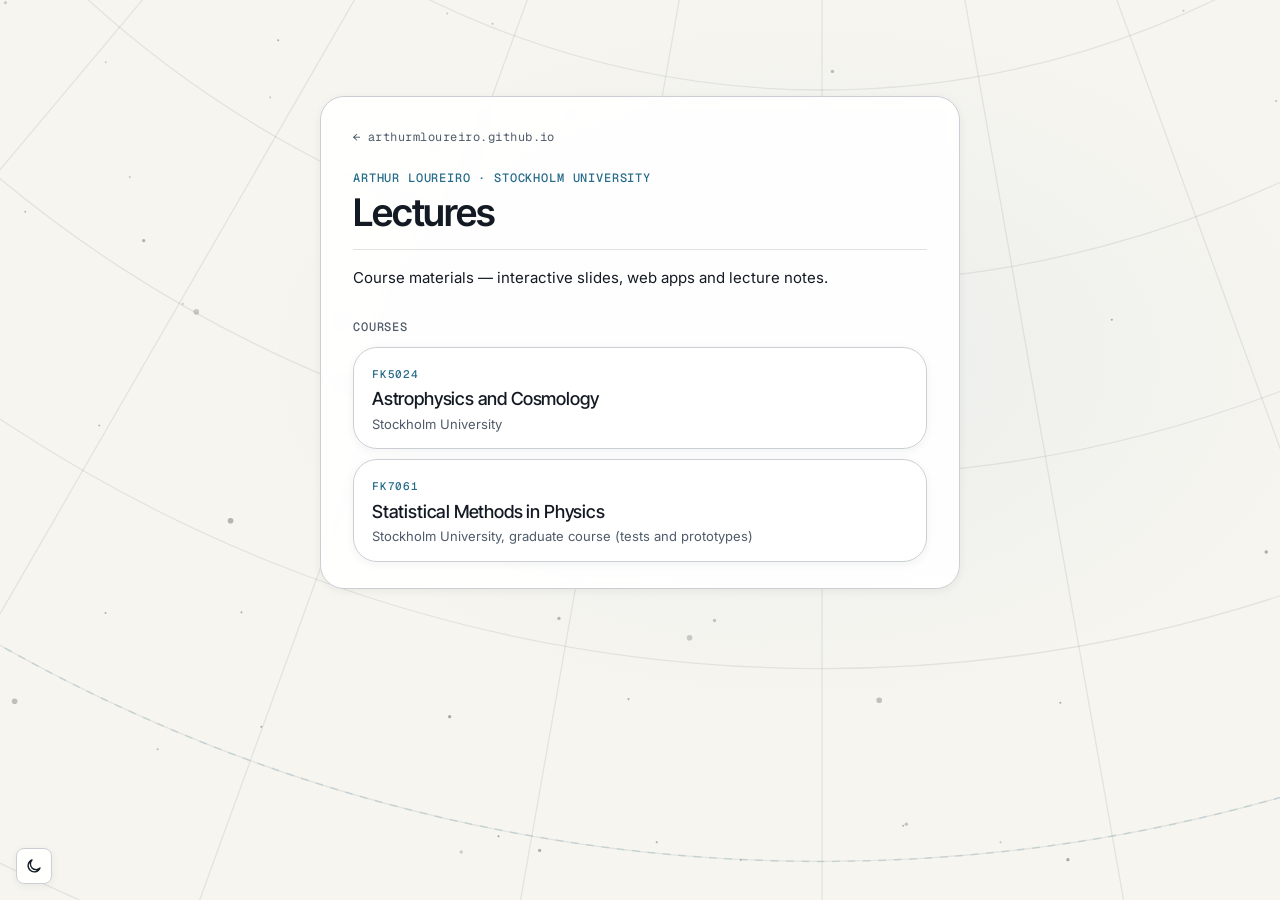
<file: index.html>
<!DOCTYPE html>
<html lang="en-GB">
<head>
<meta charset="utf-8">
<script>
(function(){var d=document.documentElement,m=matchMedia('(prefers-color-scheme: light)');
d.dataset.theme=m.matches?'light':'dark';d.dataset.themeAuto='1';
m.addEventListener('change',function(e){if(d.dataset.themeAuto==='1'){d.dataset.theme=e.matches?'light':'dark';document.dispatchEvent(new Event('themechange'));}});})();
</script>
<meta name="viewport" content="width=device-width, initial-scale=1, viewport-fit=cover">
<title>Lectures — Arthur Loureiro</title>
<link rel="preconnect" href="https://fonts.googleapis.com">
<link rel="preconnect" href="https://fonts.gstatic.com" crossorigin>
<link href="https://fonts.googleapis.com/css2?family=Inter:wght@400;500;600&family=Inter+Tight:wght@500;600&family=Geist+Mono:wght@400;500&display=swap" rel="stylesheet">
<style>
:root{
  --sky:#0D1117;
  --glow-violet:rgba(120,90,220,.20); --glow-blue:rgba(60,140,200,.10);
  --ink:#E6EDF3; --ink-soft:#8B949E;
  --panel:rgba(255,255,255,.06); --edge:rgba(255,255,255,.12); --line:rgba(255,255,255,.08);
  --chip:rgba(255,255,255,.06); --accent:#80B7D0; --on-accent:#0D1117;
  --rim:inset 0 1px 0 rgba(255,255,255,.06); --blur:16px;
  --r-card:24px;
  --f-ui:Inter,system-ui,sans-serif; --f-display:"Inter Tight",Inter,sans-serif; --f-mono:"Geist Mono",ui-monospace,monospace;
  color-scheme:dark;
}
:root[data-theme="light"]{
  --sky:#F6F5F0;
  --glow-violet:rgba(37,107,138,.05); --glow-blue:rgba(37,107,138,0);
  --ink:#141A23; --ink-soft:#4F5B69;
  --panel:rgba(255,255,255,.92); --edge:#CBCFD3; --line:#E2E3E0;
  --chip:rgba(20,26,35,.045); --accent:#256B8A; --on-accent:#FFFFFF;
  --rim:0 2px 10px rgba(20,26,35,.06); --blur:6px;
  color-scheme:light;
}
:root[data-theme="light"] body::before{display:none}
#atlas{position:fixed;inset:0;width:100%;height:100%;pointer-events:none;display:none}
:root[data-theme="light"] #atlas{display:block}
main{position:relative}
#themeToggle{position:fixed;left:16px;bottom:calc(16px + env(safe-area-inset-bottom,0px));z-index:11;width:36px;height:36px;
  display:grid;place-items:center;padding:0;border:1px solid var(--edge);border-radius:8px;background:var(--panel);color:var(--ink);
  box-shadow:var(--rim);-webkit-backdrop-filter:blur(var(--blur));backdrop-filter:blur(var(--blur));cursor:pointer}
#themeToggle:hover{border-color:var(--accent)}
#themeToggle:focus-visible{outline:2px solid var(--accent);outline-offset:2px}
#themeToggle svg{width:18px;height:18px;fill:none;stroke:currentColor;stroke-width:1.8;stroke-linecap:round;stroke-linejoin:round}
:root[data-theme="light"] #themeToggle .i-sun,:root:not([data-theme="light"]) #themeToggle .i-moon{display:none}
*,*::before,*::after{box-sizing:border-box}
body{
  min-height:100vh;margin:0;color:var(--ink);
  background-color:var(--sky);
  background-image:
    radial-gradient(60% 55% at 62% 40%, var(--glow-violet), transparent 70%),
    radial-gradient(40% 40% at 20% 90%, var(--glow-blue), transparent 70%);
  background-attachment:fixed;
  font:400 15px/1.5 var(--f-ui);-webkit-font-smoothing:antialiased;
  padding:calc(6rem + env(safe-area-inset-top,0px)) 16px calc(4rem + env(safe-area-inset-bottom,0px));
}
body::before{
  content:"";position:fixed;inset:0;pointer-events:none;opacity:.6;
  background-image:
    radial-gradient(1px 1px at 12% 18%, #fff 50%, transparent 51%),
    radial-gradient(1px 1px at 78% 12%, #fff 50%, transparent 51%),
    radial-gradient(1.5px 1.5px at 34% 72%, #fff 50%, transparent 51%),
    radial-gradient(1px 1px at 88% 64%, #fff 50%, transparent 51%),
    radial-gradient(1px 1px at 56% 34%, #fff 50%, transparent 51%),
    radial-gradient(1.5px 1.5px at 22% 88%, #fff 50%, transparent 51%),
    radial-gradient(1px 1px at 66% 86%, #fff 50%, transparent 51%),
    radial-gradient(1px 1px at 92% 38%, #fff 50%, transparent 51%),
    radial-gradient(1px 1px at 6% 52%, #fff 50%, transparent 51%),
    radial-gradient(1.5px 1.5px at 46% 8%, #fff 50%, transparent 51%);
}
.card{
  background:var(--panel);border:1px solid var(--edge);border-radius:var(--r-card);box-shadow:var(--rim);
  -webkit-backdrop-filter:blur(var(--blur));backdrop-filter:blur(var(--blur));
}
.panel{position:relative;max-width:640px;margin:0 auto;padding:28px 32px 26px}
a.back{color:var(--ink-soft);font:400 12px var(--f-mono);letter-spacing:.04em;text-decoration:none}
a.back:hover{color:var(--accent)}
.code{font:500 12px var(--f-mono);letter-spacing:.07em;text-transform:uppercase;color:var(--accent);margin:22px 0 6px}
h1{font:600 38px/1.08 var(--f-display);letter-spacing:-.03em;margin:0 0 12px;text-wrap:balance}
.meta{margin:0 0 6px;color:var(--ink-soft)}
.meta strong{color:var(--ink);font-weight:500}
.about{font-size:15px;line-height:1.55;margin:16px 0 0;padding-top:16px;border-top:1px solid var(--line)}
h2{font:500 12px var(--f-mono);letter-spacing:.07em;text-transform:uppercase;color:var(--ink-soft);margin:30px 0 12px}
ul{list-style:none;padding:0;margin:0;display:grid;gap:10px}
a.lecture{display:block;text-decoration:none;color:inherit;padding:14px 18px;transition:border-color .15s ease}
a.lecture:hover,a.lecture:focus-visible{border-color:var(--accent);outline:none}
a:focus-visible{outline:2px solid var(--accent);outline-offset:2px}
.num{font:500 11px var(--f-mono);letter-spacing:.07em;text-transform:uppercase;color:var(--accent)}
.name{display:block;font:500 18px/1.3 var(--f-display);letter-spacing:-.01em;margin-top:3px}
.desc{display:block;color:var(--ink-soft);font-size:13px;margin-top:4px}
@media (max-width:520px){
  body{padding-top:calc(2.5rem + env(safe-area-inset-top,0px))}
  .panel{padding:22px 20px 20px}
  h1{font-size:30px}
}
</style>
</head>
<body>
  <svg id="atlas" aria-hidden="true"></svg>
  <main class="card panel">
    <a class="back" href="https://arthurmloureiro.github.io/">&larr; arthurmloureiro.github.io</a>
    <p class="code">Arthur Loureiro · Stockholm University</p>
    <h1>Lectures</h1>
    <p class="about">Course materials — interactive slides, web apps and lecture notes.</p>

    <h2>Courses</h2>
    <ul>
      <li>
        <a class="card lecture" href="FK5024/">
          <span class="num">FK5024</span>
          <span class="name">Astrophysics and Cosmology</span>
          <span class="desc">Stockholm University</span>
        </a>
      </li>
      <li>
        <a class="card lecture" href="FK7061/">
          <span class="num">FK7061</span>
          <span class="name">Statistical Methods in Physics</span>
          <span class="desc">Stockholm University, graduate course (tests and prototypes)</span>
        </a>
      </li>
      <!-- add one <li> per course -->
    </ul>
  </main>
  <button id="themeToggle" type="button" aria-label="Switch to light mode" title="Switch to light mode (T)">
    <svg class="i-sun" viewBox="0 0 24 24" aria-hidden="true"><circle cx="12" cy="12" r="4.2"/><path d="M12 2.5v2.2M12 19.3v2.2M2.5 12h2.2M19.3 12h2.2M5.3 5.3l1.6 1.6M17.1 17.1l1.6 1.6M5.3 18.7l1.6-1.6M17.1 6.9l1.6-1.6"/></svg>
    <svg class="i-moon" viewBox="0 0 24 24" aria-hidden="true"><path d="M20 14.6A8.2 8.2 0 1 1 9.4 4a6.6 6.6 0 0 0 10.6 10.6z"/></svg>
  </button>
  <script>
  (function(){var d=document.documentElement,b=document.getElementById('themeToggle');
  function sync(){var s=d.dataset.theme==='light'?'Switch to dark mode':'Switch to light mode';b.setAttribute('aria-label',s);b.title=s+' (T)';}
  window.setTheme=function(t){delete d.dataset.themeAuto;d.dataset.theme=t;document.dispatchEvent(new Event('themechange'));};
  window.toggleTheme=function(){setTheme(d.dataset.theme==='light'?'dark':'light');};
  b.addEventListener('click',function(){toggleTheme();});
  document.addEventListener('keydown',function(e){if(e.metaKey||e.ctrlKey||e.altKey||/INPUT|TEXTAREA|SELECT/.test(e.target.tagName))return;if(e.key==='t'||e.key==='T')toggleTheme();});
  document.addEventListener('themechange',sync);sync();
  // star-atlas background for light mode: declination circles, meridians, dashed equator, printed stars
  var NS='http://www.w3.org/2000/svg',svg=document.getElementById('atlas'),W=1180,H=700;
  function el(t,a,p){var e=document.createElementNS(NS,t);for(var k in a)e.setAttribute(k,a[k]);p.appendChild(e);return e;}
  svg.setAttribute('viewBox','0 0 '+W+' '+H);svg.setAttribute('preserveAspectRatio','xMidYMid slice');
  var cx=W*.62,cy=-H*.9,g=el('g',{fill:'none',stroke:'#141A23','stroke-opacity':.08,'stroke-width':1},svg);
  for(var r=700;r<=2200;r+=150)el('circle',{cx:cx,cy:cy,r:r},g);
  for(var a=-60;a<=60;a+=10){var t=(90+a)*Math.PI/180;el('line',{x1:cx,y1:cy,x2:cx+Math.cos(t)*2400,y2:cy+Math.sin(t)*2400},g);}
  el('circle',{cx:cx,cy:cy,r:1300,fill:'none',stroke:'#256B8A','stroke-opacity':.16,'stroke-width':1.2,'stroke-dasharray':'6 6'},svg);
  var s=5;function rn(){s=(s*16807)%2147483647;return s/2147483647;}
  for(var i=0;i<70;i++){var k=rn();el('circle',{cx:rn()*W,cy:rn()*H,r:k<.08?2.2:k<.3?1.3:.8,fill:'#141A23','fill-opacity':(.18+rn()*.2).toFixed(3)},svg);}
  })();
  </script>
</body>
</html>
</file>
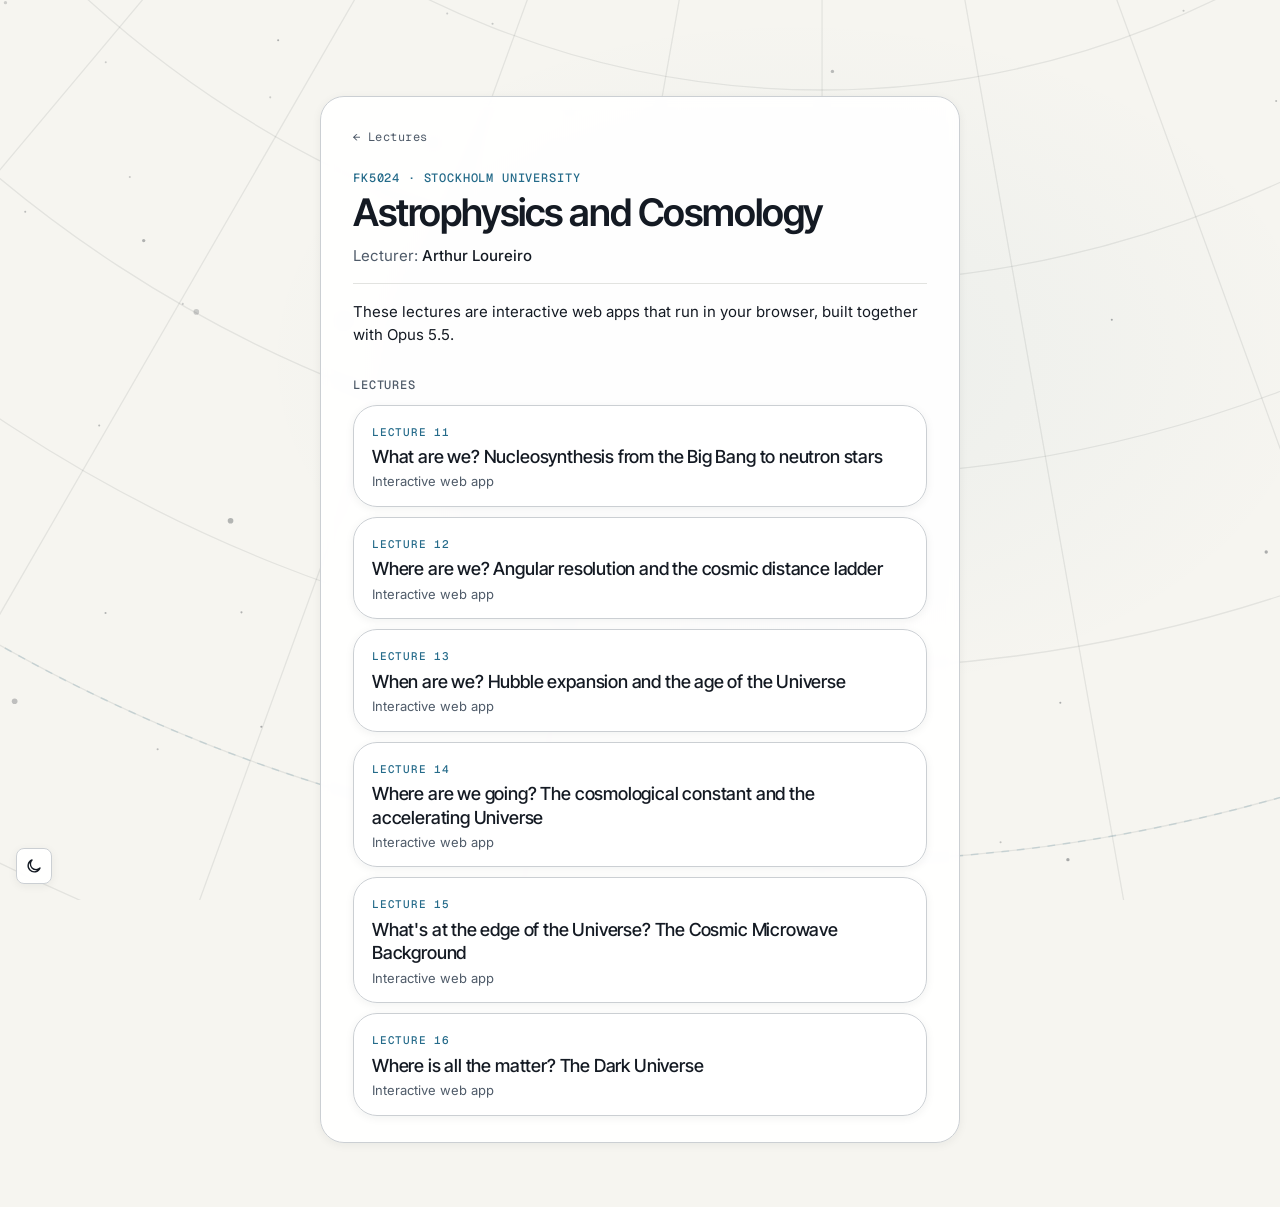
<file: FK5024/index.html>
<!DOCTYPE html>
<html lang="en-GB">
<head>
<meta charset="utf-8">
<script>
(function(){var d=document.documentElement,m=matchMedia('(prefers-color-scheme: light)');
d.dataset.theme=m.matches?'light':'dark';d.dataset.themeAuto='1';
m.addEventListener('change',function(e){if(d.dataset.themeAuto==='1'){d.dataset.theme=e.matches?'light':'dark';document.dispatchEvent(new Event('themechange'));}});})();
</script>
<meta name="viewport" content="width=device-width, initial-scale=1, viewport-fit=cover">
<title>FK5024 — Astrophysics and Cosmology</title>
<link rel="preconnect" href="https://fonts.googleapis.com">
<link rel="preconnect" href="https://fonts.gstatic.com" crossorigin>
<link href="https://fonts.googleapis.com/css2?family=Inter:wght@400;500;600&family=Inter+Tight:wght@500;600&family=Geist+Mono:wght@400;500&display=swap" rel="stylesheet">
<style>
:root{
  --sky:#0D1117;
  --glow-violet:rgba(120,90,220,.20); --glow-blue:rgba(60,140,200,.10);
  --ink:#E6EDF3; --ink-soft:#8B949E;
  --panel:rgba(255,255,255,.06); --edge:rgba(255,255,255,.12); --line:rgba(255,255,255,.08);
  --chip:rgba(255,255,255,.06); --accent:#80B7D0; --on-accent:#0D1117;
  --rim:inset 0 1px 0 rgba(255,255,255,.06); --blur:16px;
  --r-card:24px;
  --f-ui:Inter,system-ui,sans-serif; --f-display:"Inter Tight",Inter,sans-serif; --f-mono:"Geist Mono",ui-monospace,monospace;
  color-scheme:dark;
}
:root[data-theme="light"]{
  --sky:#F6F5F0;
  --glow-violet:rgba(37,107,138,.05); --glow-blue:rgba(37,107,138,0);
  --ink:#141A23; --ink-soft:#4F5B69;
  --panel:rgba(255,255,255,.92); --edge:#CBCFD3; --line:#E2E3E0;
  --chip:rgba(20,26,35,.045); --accent:#256B8A; --on-accent:#FFFFFF;
  --rim:0 2px 10px rgba(20,26,35,.06); --blur:6px;
  color-scheme:light;
}
:root[data-theme="light"] body::before{display:none}
#atlas{position:fixed;inset:0;width:100%;height:100%;pointer-events:none;display:none}
:root[data-theme="light"] #atlas{display:block}
main{position:relative}
#themeToggle{position:fixed;left:16px;bottom:calc(16px + env(safe-area-inset-bottom,0px));z-index:11;width:36px;height:36px;
  display:grid;place-items:center;padding:0;border:1px solid var(--edge);border-radius:8px;background:var(--panel);color:var(--ink);
  box-shadow:var(--rim);-webkit-backdrop-filter:blur(var(--blur));backdrop-filter:blur(var(--blur));cursor:pointer}
#themeToggle:hover{border-color:var(--accent)}
#themeToggle:focus-visible{outline:2px solid var(--accent);outline-offset:2px}
#themeToggle svg{width:18px;height:18px;fill:none;stroke:currentColor;stroke-width:1.8;stroke-linecap:round;stroke-linejoin:round}
:root[data-theme="light"] #themeToggle .i-sun,:root:not([data-theme="light"]) #themeToggle .i-moon{display:none}
*,*::before,*::after{box-sizing:border-box}
body{
  min-height:100vh;margin:0;color:var(--ink);
  background-color:var(--sky);
  background-image:
    radial-gradient(60% 55% at 62% 40%, var(--glow-violet), transparent 70%),
    radial-gradient(40% 40% at 20% 90%, var(--glow-blue), transparent 70%);
  background-attachment:fixed;
  font:400 15px/1.5 var(--f-ui);-webkit-font-smoothing:antialiased;
  padding:calc(6rem + env(safe-area-inset-top,0px)) 16px calc(4rem + env(safe-area-inset-bottom,0px));
}
body::before{
  content:"";position:fixed;inset:0;pointer-events:none;opacity:.6;
  background-image:
    radial-gradient(1px 1px at 12% 18%, #fff 50%, transparent 51%),
    radial-gradient(1px 1px at 78% 12%, #fff 50%, transparent 51%),
    radial-gradient(1.5px 1.5px at 34% 72%, #fff 50%, transparent 51%),
    radial-gradient(1px 1px at 88% 64%, #fff 50%, transparent 51%),
    radial-gradient(1px 1px at 56% 34%, #fff 50%, transparent 51%),
    radial-gradient(1.5px 1.5px at 22% 88%, #fff 50%, transparent 51%),
    radial-gradient(1px 1px at 66% 86%, #fff 50%, transparent 51%),
    radial-gradient(1px 1px at 92% 38%, #fff 50%, transparent 51%),
    radial-gradient(1px 1px at 6% 52%, #fff 50%, transparent 51%),
    radial-gradient(1.5px 1.5px at 46% 8%, #fff 50%, transparent 51%);
}
.card{
  background:var(--panel);border:1px solid var(--edge);border-radius:var(--r-card);box-shadow:var(--rim);
  -webkit-backdrop-filter:blur(var(--blur));backdrop-filter:blur(var(--blur));
}
.panel{position:relative;max-width:640px;margin:0 auto;padding:28px 32px 26px}
a.back{color:var(--ink-soft);font:400 12px var(--f-mono);letter-spacing:.04em;text-decoration:none}
a.back:hover{color:var(--accent)}
.code{font:500 12px var(--f-mono);letter-spacing:.07em;text-transform:uppercase;color:var(--accent);margin:22px 0 6px}
h1{font:600 38px/1.08 var(--f-display);letter-spacing:-.03em;margin:0 0 12px;text-wrap:balance}
.meta{margin:0 0 6px;color:var(--ink-soft)}
.meta strong{color:var(--ink);font-weight:500}
.about{font-size:15px;line-height:1.55;margin:16px 0 0;padding-top:16px;border-top:1px solid var(--line)}
h2{font:500 12px var(--f-mono);letter-spacing:.07em;text-transform:uppercase;color:var(--ink-soft);margin:30px 0 12px}
ul{list-style:none;padding:0;margin:0;display:grid;gap:10px}
a.lecture{display:block;text-decoration:none;color:inherit;padding:14px 18px;transition:border-color .15s ease}
a.lecture:hover,a.lecture:focus-visible{border-color:var(--accent);outline:none}
a:focus-visible{outline:2px solid var(--accent);outline-offset:2px}
.num{font:500 11px var(--f-mono);letter-spacing:.07em;text-transform:uppercase;color:var(--accent)}
.name{display:block;font:500 18px/1.3 var(--f-display);letter-spacing:-.01em;margin-top:3px}
.desc{display:block;color:var(--ink-soft);font-size:13px;margin-top:4px}
@media (max-width:520px){
  body{padding-top:calc(2.5rem + env(safe-area-inset-top,0px))}
  .panel{padding:22px 20px 20px}
  h1{font-size:30px}
}
</style>
</head>
<body>
  <svg id="atlas" aria-hidden="true"></svg>
  <main class="card panel">
    <a class="back" href="../">&larr; Lectures</a>
    <p class="code">FK5024 · Stockholm University</p>
    <h1>Astrophysics and Cosmology</h1>
    <p class="meta">Lecturer: <strong>Arthur Loureiro</strong></p>
    <p class="about">These lectures are interactive web apps that run in your browser, built together with Opus 5.5.</p>

    <h2>Lectures</h2>
    <ul>
      <li>
        <a class="card lecture" href="lecture11.html">
          <span class="num">Lecture 11</span>
          <span class="name">What are we? Nucleosynthesis from the Big Bang to neutron stars</span>
          <span class="desc">Interactive web app</span>
        </a>
      </li>
      <li>
        <a class="card lecture" href="lecture12.html">
          <span class="num">Lecture 12</span>
          <span class="name">Where are we? Angular resolution and the cosmic distance ladder</span>
          <span class="desc">Interactive web app</span>
        </a>
      </li>
      <li>
        <a class="card lecture" href="lecture13.html">
          <span class="num">Lecture 13</span>
          <span class="name">When are we? Hubble expansion and the age of the Universe</span>
          <span class="desc">Interactive web app</span>
        </a>
      </li>
      <li>
        <a class="card lecture" href="lecture14.html">
          <span class="num">Lecture 14</span>
          <span class="name">Where are we going? The cosmological constant and the accelerating Universe</span>
          <span class="desc">Interactive web app</span>
        </a>
      </li>
      <li>
        <a class="card lecture" href="lecture15.html">
          <span class="num">Lecture 15</span>
          <span class="name">What's at the edge of the Universe? The Cosmic Microwave Background</span>
          <span class="desc">Interactive web app</span>
        </a>
      </li>
      <li>
        <a class="card lecture" href="lecture16.html">
          <span class="num">Lecture 16</span>
          <span class="name">Where is all the matter? The Dark Universe</span>
          <span class="desc">Interactive web app</span>
        </a>
      </li>
      <!-- add one <li> per lecture -->
    </ul>
  </main>
  <button id="themeToggle" type="button" aria-label="Switch to light mode" title="Switch to light mode (T)">
    <svg class="i-sun" viewBox="0 0 24 24" aria-hidden="true"><circle cx="12" cy="12" r="4.2"/><path d="M12 2.5v2.2M12 19.3v2.2M2.5 12h2.2M19.3 12h2.2M5.3 5.3l1.6 1.6M17.1 17.1l1.6 1.6M5.3 18.7l1.6-1.6M17.1 6.9l1.6-1.6"/></svg>
    <svg class="i-moon" viewBox="0 0 24 24" aria-hidden="true"><path d="M20 14.6A8.2 8.2 0 1 1 9.4 4a6.6 6.6 0 0 0 10.6 10.6z"/></svg>
  </button>
  <script>
  (function(){var d=document.documentElement,b=document.getElementById('themeToggle');
  function sync(){var s=d.dataset.theme==='light'?'Switch to dark mode':'Switch to light mode';b.setAttribute('aria-label',s);b.title=s+' (T)';}
  window.setTheme=function(t){delete d.dataset.themeAuto;d.dataset.theme=t;document.dispatchEvent(new Event('themechange'));};
  window.toggleTheme=function(){setTheme(d.dataset.theme==='light'?'dark':'light');};
  b.addEventListener('click',function(){toggleTheme();});
  document.addEventListener('keydown',function(e){if(e.metaKey||e.ctrlKey||e.altKey||/INPUT|TEXTAREA|SELECT/.test(e.target.tagName))return;if(e.key==='t'||e.key==='T')toggleTheme();});
  document.addEventListener('themechange',sync);sync();
  // star-atlas background for light mode: declination circles, meridians, dashed equator, printed stars
  var NS='http://www.w3.org/2000/svg',svg=document.getElementById('atlas'),W=1180,H=700;
  function el(t,a,p){var e=document.createElementNS(NS,t);for(var k in a)e.setAttribute(k,a[k]);p.appendChild(e);return e;}
  svg.setAttribute('viewBox','0 0 '+W+' '+H);svg.setAttribute('preserveAspectRatio','xMidYMid slice');
  var cx=W*.62,cy=-H*.9,g=el('g',{fill:'none',stroke:'#141A23','stroke-opacity':.08,'stroke-width':1},svg);
  for(var r=700;r<=2200;r+=150)el('circle',{cx:cx,cy:cy,r:r},g);
  for(var a=-60;a<=60;a+=10){var t=(90+a)*Math.PI/180;el('line',{x1:cx,y1:cy,x2:cx+Math.cos(t)*2400,y2:cy+Math.sin(t)*2400},g);}
  el('circle',{cx:cx,cy:cy,r:1300,fill:'none',stroke:'#256B8A','stroke-opacity':.16,'stroke-width':1.2,'stroke-dasharray':'6 6'},svg);
  var s=5;function rn(){s=(s*16807)%2147483647;return s/2147483647;}
  for(var i=0;i<70;i++){var k=rn();el('circle',{cx:rn()*W,cy:rn()*H,r:k<.08?2.2:k<.3?1.3:.8,fill:'#141A23','fill-opacity':(.18+rn()*.2).toFixed(3)},svg);}
  })();
  </script>
</body>
</html>
</file>
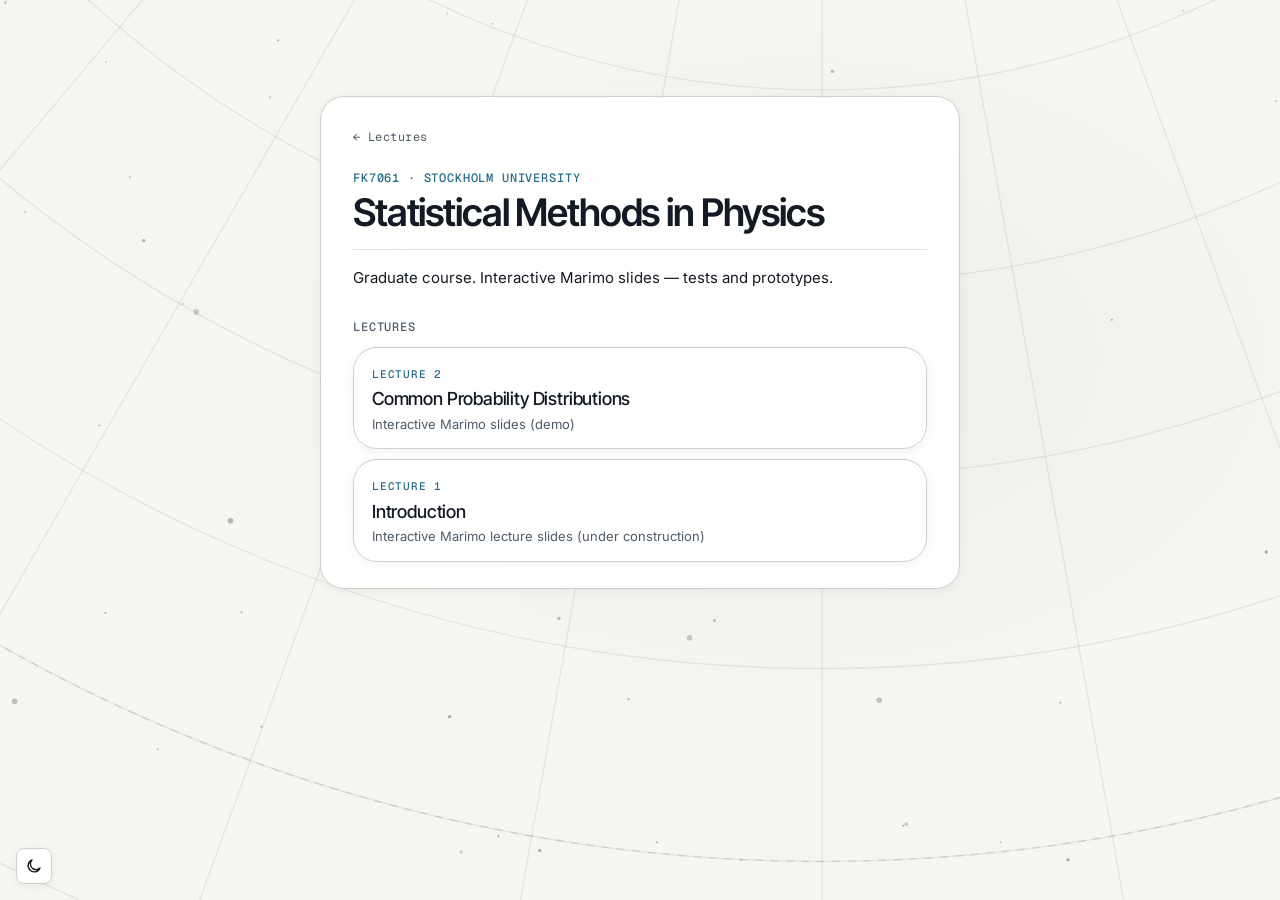
<file: FK7061/index.html>
<!DOCTYPE html>
<html lang="en-GB">
<head>
<meta charset="utf-8">
<script>
(function(){var d=document.documentElement,m=matchMedia('(prefers-color-scheme: light)');
d.dataset.theme=m.matches?'light':'dark';d.dataset.themeAuto='1';
m.addEventListener('change',function(e){if(d.dataset.themeAuto==='1'){d.dataset.theme=e.matches?'light':'dark';document.dispatchEvent(new Event('themechange'));}});})();
</script>
<meta name="viewport" content="width=device-width, initial-scale=1, viewport-fit=cover">
<title>FK7061 — Statistical Methods in Physics</title>
<link rel="preconnect" href="https://fonts.googleapis.com">
<link rel="preconnect" href="https://fonts.gstatic.com" crossorigin>
<link href="https://fonts.googleapis.com/css2?family=Inter:wght@400;500;600&family=Inter+Tight:wght@500;600&family=Geist+Mono:wght@400;500&display=swap" rel="stylesheet">
<style>
:root{
  --sky:#0D1117;
  --glow-violet:rgba(120,90,220,.20); --glow-blue:rgba(60,140,200,.10);
  --ink:#E6EDF3; --ink-soft:#8B949E;
  --panel:rgba(255,255,255,.06); --edge:rgba(255,255,255,.12); --line:rgba(255,255,255,.08);
  --chip:rgba(255,255,255,.06); --accent:#80B7D0; --on-accent:#0D1117;
  --rim:inset 0 1px 0 rgba(255,255,255,.06); --blur:16px;
  --r-card:24px;
  --f-ui:Inter,system-ui,sans-serif; --f-display:"Inter Tight",Inter,sans-serif; --f-mono:"Geist Mono",ui-monospace,monospace;
  color-scheme:dark;
}
:root[data-theme="light"]{
  --sky:#F6F5F0;
  --glow-violet:rgba(37,107,138,.05); --glow-blue:rgba(37,107,138,0);
  --ink:#141A23; --ink-soft:#4F5B69;
  --panel:rgba(255,255,255,.92); --edge:#CBCFD3; --line:#E2E3E0;
  --chip:rgba(20,26,35,.045); --accent:#256B8A; --on-accent:#FFFFFF;
  --rim:0 2px 10px rgba(20,26,35,.06); --blur:6px;
  color-scheme:light;
}
:root[data-theme="light"] body::before{display:none}
#atlas{position:fixed;inset:0;width:100%;height:100%;pointer-events:none;display:none}
:root[data-theme="light"] #atlas{display:block}
main{position:relative}
#themeToggle{position:fixed;left:16px;bottom:calc(16px + env(safe-area-inset-bottom,0px));z-index:11;width:36px;height:36px;
  display:grid;place-items:center;padding:0;border:1px solid var(--edge);border-radius:8px;background:var(--panel);color:var(--ink);
  box-shadow:var(--rim);-webkit-backdrop-filter:blur(var(--blur));backdrop-filter:blur(var(--blur));cursor:pointer}
#themeToggle:hover{border-color:var(--accent)}
#themeToggle:focus-visible{outline:2px solid var(--accent);outline-offset:2px}
#themeToggle svg{width:18px;height:18px;fill:none;stroke:currentColor;stroke-width:1.8;stroke-linecap:round;stroke-linejoin:round}
:root[data-theme="light"] #themeToggle .i-sun,:root:not([data-theme="light"]) #themeToggle .i-moon{display:none}
*,*::before,*::after{box-sizing:border-box}
body{
  min-height:100vh;margin:0;color:var(--ink);
  background-color:var(--sky);
  background-image:
    radial-gradient(60% 55% at 62% 40%, var(--glow-violet), transparent 70%),
    radial-gradient(40% 40% at 20% 90%, var(--glow-blue), transparent 70%);
  background-attachment:fixed;
  font:400 15px/1.5 var(--f-ui);-webkit-font-smoothing:antialiased;
  padding:calc(6rem + env(safe-area-inset-top,0px)) 16px calc(4rem + env(safe-area-inset-bottom,0px));
}
body::before{
  content:"";position:fixed;inset:0;pointer-events:none;opacity:.6;
  background-image:
    radial-gradient(1px 1px at 12% 18%, #fff 50%, transparent 51%),
    radial-gradient(1px 1px at 78% 12%, #fff 50%, transparent 51%),
    radial-gradient(1.5px 1.5px at 34% 72%, #fff 50%, transparent 51%),
    radial-gradient(1px 1px at 88% 64%, #fff 50%, transparent 51%),
    radial-gradient(1px 1px at 56% 34%, #fff 50%, transparent 51%),
    radial-gradient(1.5px 1.5px at 22% 88%, #fff 50%, transparent 51%),
    radial-gradient(1px 1px at 66% 86%, #fff 50%, transparent 51%),
    radial-gradient(1px 1px at 92% 38%, #fff 50%, transparent 51%),
    radial-gradient(1px 1px at 6% 52%, #fff 50%, transparent 51%),
    radial-gradient(1.5px 1.5px at 46% 8%, #fff 50%, transparent 51%);
}
.card{
  background:var(--panel);border:1px solid var(--edge);border-radius:var(--r-card);box-shadow:var(--rim);
  -webkit-backdrop-filter:blur(var(--blur));backdrop-filter:blur(var(--blur));
}
.panel{position:relative;max-width:640px;margin:0 auto;padding:28px 32px 26px}
a.back{color:var(--ink-soft);font:400 12px var(--f-mono);letter-spacing:.04em;text-decoration:none}
a.back:hover{color:var(--accent)}
.code{font:500 12px var(--f-mono);letter-spacing:.07em;text-transform:uppercase;color:var(--accent);margin:22px 0 6px}
h1{font:600 38px/1.08 var(--f-display);letter-spacing:-.03em;margin:0 0 12px;text-wrap:balance}
.meta{margin:0 0 6px;color:var(--ink-soft)}
.meta strong{color:var(--ink);font-weight:500}
.about{font-size:15px;line-height:1.55;margin:16px 0 0;padding-top:16px;border-top:1px solid var(--line)}
h2{font:500 12px var(--f-mono);letter-spacing:.07em;text-transform:uppercase;color:var(--ink-soft);margin:30px 0 12px}
ul{list-style:none;padding:0;margin:0;display:grid;gap:10px}
a.lecture{display:block;text-decoration:none;color:inherit;padding:14px 18px;transition:border-color .15s ease}
a.lecture:hover,a.lecture:focus-visible{border-color:var(--accent);outline:none}
a:focus-visible{outline:2px solid var(--accent);outline-offset:2px}
.num{font:500 11px var(--f-mono);letter-spacing:.07em;text-transform:uppercase;color:var(--accent)}
.name{display:block;font:500 18px/1.3 var(--f-display);letter-spacing:-.01em;margin-top:3px}
.desc{display:block;color:var(--ink-soft);font-size:13px;margin-top:4px}
@media (max-width:520px){
  body{padding-top:calc(2.5rem + env(safe-area-inset-top,0px))}
  .panel{padding:22px 20px 20px}
  h1{font-size:30px}
}
</style>
</head>
<body>
  <svg id="atlas" aria-hidden="true"></svg>
  <main class="card panel">
    <a class="back" href="../">&larr; Lectures</a>
    <p class="code">FK7061 · Stockholm University</p>
    <h1>Statistical Methods in Physics</h1>
    <p class="about">Graduate course. Interactive Marimo slides — tests and prototypes.</p>

    <h2>Lectures</h2>
    <ul>
      <li>
        <a class="card lecture" href="lecture_test/">
          <span class="num">Lecture 2</span>
          <span class="name">Common Probability Distributions</span>
          <span class="desc">Interactive Marimo slides (demo)</span>
        </a>
      </li>
      <li>
        <a class="card lecture" href="lecture_1_intro/">
          <span class="num">Lecture 1</span>
          <span class="name">Introduction</span>
          <span class="desc">Interactive Marimo lecture slides (under construction)</span>
        </a>
      </li>
      <!-- add one <li> per lecture -->
    </ul>
  </main>
  <button id="themeToggle" type="button" aria-label="Switch to light mode" title="Switch to light mode (T)">
    <svg class="i-sun" viewBox="0 0 24 24" aria-hidden="true"><circle cx="12" cy="12" r="4.2"/><path d="M12 2.5v2.2M12 19.3v2.2M2.5 12h2.2M19.3 12h2.2M5.3 5.3l1.6 1.6M17.1 17.1l1.6 1.6M5.3 18.7l1.6-1.6M17.1 6.9l1.6-1.6"/></svg>
    <svg class="i-moon" viewBox="0 0 24 24" aria-hidden="true"><path d="M20 14.6A8.2 8.2 0 1 1 9.4 4a6.6 6.6 0 0 0 10.6 10.6z"/></svg>
  </button>
  <script>
  (function(){var d=document.documentElement,b=document.getElementById('themeToggle');
  function sync(){var s=d.dataset.theme==='light'?'Switch to dark mode':'Switch to light mode';b.setAttribute('aria-label',s);b.title=s+' (T)';}
  window.setTheme=function(t){delete d.dataset.themeAuto;d.dataset.theme=t;document.dispatchEvent(new Event('themechange'));};
  window.toggleTheme=function(){setTheme(d.dataset.theme==='light'?'dark':'light');};
  b.addEventListener('click',function(){toggleTheme();});
  document.addEventListener('keydown',function(e){if(e.metaKey||e.ctrlKey||e.altKey||/INPUT|TEXTAREA|SELECT/.test(e.target.tagName))return;if(e.key==='t'||e.key==='T')toggleTheme();});
  document.addEventListener('themechange',sync);sync();
  // star-atlas background for light mode: declination circles, meridians, dashed equator, printed stars
  var NS='http://www.w3.org/2000/svg',svg=document.getElementById('atlas'),W=1180,H=700;
  function el(t,a,p){var e=document.createElementNS(NS,t);for(var k in a)e.setAttribute(k,a[k]);p.appendChild(e);return e;}
  svg.setAttribute('viewBox','0 0 '+W+' '+H);svg.setAttribute('preserveAspectRatio','xMidYMid slice');
  var cx=W*.62,cy=-H*.9,g=el('g',{fill:'none',stroke:'#141A23','stroke-opacity':.08,'stroke-width':1},svg);
  for(var r=700;r<=2200;r+=150)el('circle',{cx:cx,cy:cy,r:r},g);
  for(var a=-60;a<=60;a+=10){var t=(90+a)*Math.PI/180;el('line',{x1:cx,y1:cy,x2:cx+Math.cos(t)*2400,y2:cy+Math.sin(t)*2400},g);}
  el('circle',{cx:cx,cy:cy,r:1300,fill:'none',stroke:'#256B8A','stroke-opacity':.16,'stroke-width':1.2,'stroke-dasharray':'6 6'},svg);
  var s=5;function rn(){s=(s*16807)%2147483647;return s/2147483647;}
  for(var i=0;i<70;i++){var k=rn();el('circle',{cx:rn()*W,cy:rn()*H,r:k<.08?2.2:k<.3?1.3:.8,fill:'#141A23','fill-opacity':(.18+rn()*.2).toFixed(3)},svg);}
  })();
  </script>
</body>
</html>
</file>
